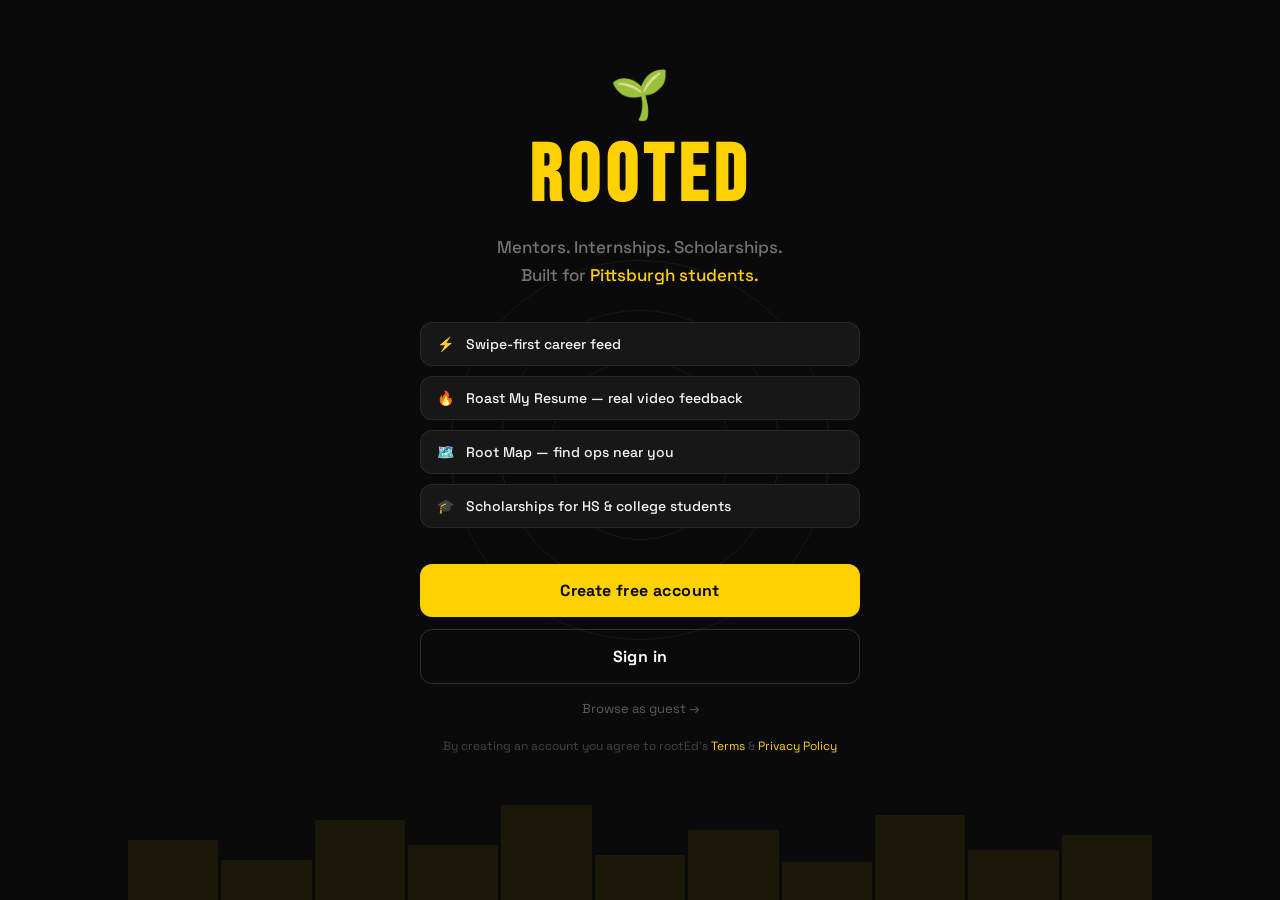
<file: index.html>
<!doctype html><html lang="en"><head><meta charset="utf-8"/><link rel="icon" href="./favicon.ico"/><meta name="viewport" content="width=device-width,initial-scale=1"/><meta name="theme-color" content="#0A0A0A"/><meta name="description" content="rootEd — Mentors, internships, scholarships, and programs built for Pittsburgh students."/><meta property="og:title" content="rootEd"/><meta property="og:description" content="TikTok meets mentorship for Pittsburgh students. Find mentors, internships, scholarships and more."/><meta property="og:type" content="website"/><link rel="apple-touch-icon" href="./logo192.png"/><link rel="manifest" href="./manifest.json"/><title>rootEd — Pittsburgh Student Careers</title><script defer="defer" src="./static/js/main.9201f814.js"></script><link href="./static/css/main.b7e133f6.css" rel="stylesheet"></head><body><noscript>You need to enable JavaScript to run this app.</noscript><div id="root"></div></body></html>
</file>
<file: static/css/main.b7e133f6.css>
@import url(https://fonts.googleapis.com/css2?family=Bebas+Neue&family=Space+Grotesk:wght@300;400;500;600;700&display=swap);.btn{align-items:center;border:none;border-radius:var(--radius-md);cursor:pointer;display:inline-flex;font-weight:700;gap:8px;justify-content:center;letter-spacing:.4px;transition:opacity .15s,transform .1s,background .2s;white-space:nowrap}.btn:active{transform:scale(.97)}.btn-full{width:100%}.btn-sm{font-size:12px;padding:8px 16px}.btn-md{font-size:14px;padding:13px 24px}.btn-lg{font-size:16px;padding:16px 32px}.btn-gold{background:var(--gold);color:var(--black)}.btn-gold:hover{opacity:.9}.btn-outline{background:#0000;border:1px solid #ffffff26;color:var(--white)}.btn-outline:hover{background:#ffffff0a;border-color:#ffffff4d}.btn-ghost{background:#ffffff0f;border:1px solid var(--border);color:var(--muted)}.btn-ghost:hover{background:#ffffff1a}.btn-orange{background:var(--orange);color:var(--black)}.btn-orange:hover{opacity:.9}.btn-purple{background:var(--purple);color:#12001e}.btn-purple:hover{opacity:.9}.btn-disabled{cursor:not-allowed;opacity:.4;pointer-events:none}.splash{flex-direction:column;min-height:100vh;overflow:hidden;padding:40px 24px 120px;position:relative}.splash,.splash-rings{align-items:center;display:flex;justify-content:center}.splash-rings{inset:0;pointer-events:none;position:absolute}.ring{border:1px solid #ffd10012;border-radius:50%;position:absolute}.splash-content{max-width:440px;position:relative;text-align:center;width:100%;z-index:1}.splash-leaf{display:block;font-size:48px;margin-bottom:12px}.splash-logo{color:var(--gold);font-family:var(--font-display);font-size:80px;letter-spacing:6px;line-height:1;margin-bottom:16px}.splash-tagline{color:var(--muted);font-size:17px;font-weight:500;line-height:1.7;margin-bottom:32px}.splash-features{display:flex;flex-direction:column;gap:10px;margin-bottom:36px;text-align:left}.splash-feature{align-items:center;background:var(--card);border:1px solid var(--border);border-radius:var(--radius-md);color:var(--white);display:flex;font-size:14px;font-weight:500;gap:12px;padding:12px 16px}.splash-btns{display:flex;flex-direction:column;gap:12px;margin-bottom:20px}.splash-terms{color:var(--muted2);font-size:12px;line-height:1.6}.splash-skyline{align-items:flex-end;bottom:0;display:flex;gap:3px;justify-content:center;left:0;opacity:.07;padding:0 10%;pointer-events:none;position:absolute;right:0}.building{background:var(--gold);border-radius:2px 2px 0 0;flex:1 1}.ob-shell{align-items:flex-start;background:var(--black);display:flex;justify-content:center;min-height:100vh;padding:40px 16px 80px}.ob-card{max-width:520px;width:100%}.ob-step{animation:fadeUp .3s ease;display:flex;flex-direction:column;gap:0}.ob-back{align-items:center;background:#0000;border:none;color:var(--muted);cursor:pointer;display:flex;font-family:var(--font-body);font-size:13px;font-weight:600;gap:6px;margin-bottom:20px;padding:0}.ob-back:hover{color:var(--white)}.ob-progress{display:flex;gap:5px;margin-bottom:24px}.ob-prog-pill{background:#ffffff1a;border-radius:2px;flex:1 1;height:3px;transition:background .3s}.ob-prog-pill.done{background:var(--gold)}.ob-prog-pill.active{background:#ffd10080}.ob-logo{color:var(--gold);font-size:24px;margin-bottom:4px}.ob-logo,.ob-title{font-family:var(--font-display);letter-spacing:2px}.ob-title{color:var(--white);font-size:42px;line-height:1.05;margin-bottom:10px}.ob-sub{color:var(--muted);font-size:14px;line-height:1.6;margin-bottom:24px}.field-row{display:flex;gap:12px}.field-row .field{flex:1 1}.type-cards{display:flex;gap:12px;margin-bottom:20px}.type-card{background:var(--card);border:1.5px solid var(--border);border-radius:var(--radius-lg);cursor:pointer;flex:1 1;padding:20px 14px;position:relative;text-align:center;transition:all .2s}.type-card:hover{border-color:var(--border-hover)}.type-card.selected{background:var(--gold-dim);border-color:var(--gold)}.type-icon{display:block;font-size:30px;margin-bottom:10px}.type-label{color:var(--white);font-size:14px;font-weight:700}.type-sub{color:var(--muted);font-size:11px;margin-top:3px}.type-check{align-items:center;background:var(--gold);border-radius:50%;color:var(--black);display:flex;font-size:11px;font-weight:800;height:20px;justify-content:center;position:absolute;right:10px;top:10px;width:20px}.type-extra{margin-bottom:20px}.section-label{color:#ffd10080;display:block;font-size:10px;font-weight:700;letter-spacing:1.5px;margin-bottom:10px;text-transform:uppercase}.grade-grid{display:flex;flex-wrap:wrap;gap:8px}.grade-chip{background:var(--card);border:1px solid var(--border);border-radius:var(--radius-md);color:var(--muted);cursor:pointer;font-size:12px;font-weight:700;padding:9px 16px;transition:all .18s}.grade-chip.picked{background:var(--gold-dim);border-color:var(--gold-border);color:var(--gold)}.school-list{display:flex;flex-direction:column;gap:8px}.school-item{align-items:center;background:var(--card);border:1px solid var(--border);border-radius:var(--radius-md);cursor:pointer;display:flex;gap:12px;padding:11px 14px;transition:border-color .2s}.school-item:hover{border-color:var(--border-hover)}.school-item.selected{background:var(--gold-dim);border-color:var(--gold-border)}.school-emoji{flex-shrink:0;font-size:20px}.school-name{color:var(--white);font-size:13px;font-weight:700}.school-type{color:var(--muted);font-size:10px;margin-top:1px}.school-check{align-items:center;background:var(--gold);border-radius:50%;color:var(--black);display:flex;flex-shrink:0;font-size:11px;font-weight:800;height:20px;justify-content:center;margin-left:auto;width:20px}.interest-grid{display:flex;flex-wrap:wrap;gap:8px;margin-bottom:8px}.int-chip{background:var(--card);border:1px solid var(--border);border-radius:var(--radius-full);color:var(--muted);cursor:pointer;font-size:13px;font-weight:600;padding:8px 14px;transition:all .18s}.int-chip:hover{border-color:var(--border-hover);color:var(--white)}.int-chip.picked{background:var(--gold-dim);border-color:var(--gold-border);color:var(--gold)}.photo-upload{flex-direction:column;margin-bottom:20px}.photo-circle,.photo-upload{align-items:center;display:flex}.photo-circle{background:var(--gold-dim);border:2px dashed var(--gold-border);border-radius:50%;cursor:pointer;font-size:32px;height:90px;justify-content:center;margin-bottom:8px;width:90px}.photo-label{color:var(--gold);cursor:pointer;font-size:13px;font-weight:700}.photo-sub{color:var(--muted);font-size:11px;margin-top:2px}.privacy-note{background:var(--gold-dim);border:1px solid var(--gold-border);border-radius:var(--radius-md);color:#ffd100cc;font-size:12px;line-height:1.5;margin-bottom:16px;padding:12px 14px}.ob-alt{color:var(--muted);font-size:13px;margin-top:16px;text-align:center}.ob-alt span{color:var(--gold);cursor:pointer;font-weight:700}.ob-alt span:hover{text-decoration:underline}.ob-welcome{align-items:center;animation:fadeUp .4s ease;display:flex;flex-direction:column;justify-content:center;margin:0 auto;max-width:520px;min-height:100vh;padding:60px 24px;text-align:center}.ob-welcome-title{color:var(--gold);font-family:var(--font-display);font-size:48px;letter-spacing:3px;line-height:1.1;margin:16px 0 12px}.ob-welcome-sub{color:var(--muted);font-size:15px;line-height:1.6;margin-bottom:28px}.welcome-features{display:flex;flex-direction:column;gap:10px;margin-bottom:28px;text-align:left;width:100%}.welcome-feat{align-items:center;background:var(--card);border:1px solid var(--border);border-radius:var(--radius-md);display:flex;gap:14px;padding:14px 16px}.welcome-feat-icon{flex-shrink:0;font-size:22px}.welcome-feat-title{color:var(--white);font-size:14px;font-weight:700}.welcome-feat-sub{color:var(--muted);font-size:12px;margin-top:2px}.login-shell{align-items:center;display:flex;justify-content:center;min-height:100vh;padding:40px 16px}.login-card{animation:fadeUp .3s ease;max-width:460px;width:100%}.login-logo{color:var(--gold);font-size:28px}.login-logo,.login-title{font-family:var(--font-display);letter-spacing:2px;margin-bottom:8px}.login-title{color:var(--white);font-size:42px;line-height:1.05}.login-sub{color:var(--muted);font-size:14px;margin-bottom:28px}.social-btns{display:flex;flex-direction:column;gap:10px;margin-bottom:16px}.social-btn{align-items:center;background:var(--card);border:1px solid var(--border);border-radius:var(--radius-md);color:var(--white);cursor:pointer;display:flex;font-family:var(--font-body);font-size:14px;font-weight:600;gap:10px;justify-content:center;padding:13px;transition:border-color .2s;width:100%}.social-btn:hover{border-color:var(--border-hover)}.social-g{font-size:16px;font-weight:700}.divider{align-items:center;display:flex;gap:12px;margin:16px 0}.div-line{background:var(--border);flex:1 1;height:1px}.div-text{color:var(--muted);font-size:11px;font-weight:700;letter-spacing:.5px}.field{margin-bottom:14px}.field-label{color:var(--muted);display:block;font-size:10px;font-weight:700;letter-spacing:1.2px;margin-bottom:6px;text-transform:uppercase}.forgot-link{color:var(--gold);cursor:pointer;font-size:12px;font-weight:700;margin-bottom:20px;text-align:right}.login-alt{color:var(--muted);font-size:13px;margin-top:16px;text-align:center}.login-alt span{color:var(--gold);cursor:pointer;font-weight:700}.login-alt span:hover{text-decoration:underline}.feed-card{background:var(--card);border:1px solid var(--border);border-radius:var(--radius-lg);overflow:hidden;transition:border-color .2s,transform .15s}.feed-card:hover{border-color:var(--gold-border);transform:translateY(-2px)}.card-visual{display:flex;flex-direction:column;height:160px;padding:14px;position:relative}.card-visual-bottom{align-items:center;display:flex;gap:10px;margin-top:auto}.feed-avatar{border:2px solid var(--gold);border-radius:50%;color:var(--gold);font-family:var(--font-display)}.card-company-avatar,.feed-avatar{align-items:center;display:flex;flex-shrink:0;justify-content:center}.card-company-avatar{background:#ffffff14;border:1px solid #ffffff26;border-radius:12px;color:var(--white);font-size:12px;font-weight:800;height:48px;letter-spacing:.5px;width:48px}.card-visual-info{flex:1 1;min-width:0}.card-vis-name{color:var(--white);font-size:14px;font-weight:700;overflow:hidden;text-overflow:ellipsis;white-space:nowrap}.card-vis-sub{color:var(--muted);font-size:11px;margin-top:2px}.play-btn{align-items:center;border-radius:50%;cursor:pointer;display:flex;flex-shrink:0;height:38px;justify-content:center;width:38px}.play-gold{background:var(--gold)}.play-white{background:#ffffff1f;border:1px solid #fff3}.type-pill{border-radius:var(--radius-full);font-size:10px;font-weight:700;left:12px;letter-spacing:1.2px;padding:3px 10px;position:absolute;text-transform:uppercase;top:12px}.pill-mentor{background:#ffd10026;border:1px solid #ffd10059;color:var(--gold)}.pill-intern{background:#ffffff14;border:1px solid #ffffff26;color:#f5f5f5b3}.pill-hs,.pill-scholarship{background:#c888ff26;border:1px solid #c888ff4d;color:var(--purple)}.match-badge{border-radius:var(--radius-full);font-size:10px;font-weight:700;padding:3px 10px}.match-badge,.scholarship-amount{position:absolute;right:12px;top:12px}.scholarship-amount{color:var(--gold);font-family:var(--font-display);font-size:22px;letter-spacing:1px}.card-body{padding:14px}.card-stats{display:flex;flex-wrap:wrap;gap:12px;margin-bottom:8px}.stat{align-items:center;color:var(--muted);display:flex;font-size:11px;font-weight:500;gap:4px}.card-title{color:var(--white);font-size:15px;font-weight:700;line-height:1.35;margin-bottom:6px}.card-desc{color:var(--muted);font-size:12px;line-height:1.55;margin-bottom:10px}.card-tags{display:flex;flex-wrap:wrap;gap:5px;margin-bottom:12px}.tag{background:#ffffff0f;border:1px solid var(--border);border-radius:var(--radius-full);color:var(--muted);font-size:10px;font-weight:600;letter-spacing:.3px;padding:3px 9px}.tag-gold{background:var(--gold-dim);border-color:var(--gold-border);color:var(--gold)}.tag-hs{background:#c888ff1f;border-color:#c888ff40;color:var(--purple)}.card-actions{display:flex;gap:8px}.prog-wrap{background:#ffffff12;border-radius:2px;height:3px;margin-bottom:6px;overflow:hidden;position:relative}.prog-fill{border-radius:2px;height:100%;transition:width .5s}.prog-label{color:var(--muted);display:block;font-size:10px;font-weight:600;margin-bottom:8px}.feed-page{margin:0 auto;max-width:1280px;padding:32px 24px 80px}.feed-header{align-items:flex-start;display:flex;justify-content:space-between;margin-bottom:24px}.feed-greeting{color:var(--white);font-family:var(--font-display);font-size:38px;letter-spacing:2px;line-height:1.1}.feed-sub{color:var(--muted);font-size:14px;margin-top:4px}.feed-match-score{background:var(--gold-dim);border:1px solid var(--gold-border);border-radius:var(--radius-lg);padding:14px 20px;text-align:center}.match-score-num{color:var(--gold);font-family:var(--font-display);font-size:32px;letter-spacing:1px}.match-score-label{color:var(--muted);font-size:11px;font-weight:600;letter-spacing:.5px;margin-top:2px}.feed-tabs{border-bottom:1px solid var(--border);display:flex;gap:4px;margin-bottom:12px;overflow-x:auto;scrollbar-width:none}.feed-tabs::-webkit-scrollbar{display:none}.feed-tab{background:#0000;border:none;border-bottom:2px solid #0000;color:var(--muted);cursor:pointer;font-family:var(--font-body);font-size:13px;font-weight:600;letter-spacing:.3px;padding:10px 18px;transition:all .2s;white-space:nowrap}.feed-tab:hover{color:var(--white)}.feed-tab.active{border-bottom-color:var(--gold);color:var(--gold)}.feed-chips{display:flex;gap:6px;margin-bottom:24px;overflow-x:auto;scrollbar-width:none}.feed-chips::-webkit-scrollbar{display:none}.feed-chip{background:var(--card);border:1px solid var(--border);border-radius:var(--radius-full);color:var(--muted);cursor:pointer;flex-shrink:0;font-family:var(--font-body);font-size:12px;font-weight:600;padding:6px 16px;transition:all .15s;white-space:nowrap}.feed-chip:hover{border-color:var(--border-hover);color:var(--white)}.feed-chip.active{background:var(--gold);border-color:var(--gold);color:var(--black)}.feed-layout{grid-gap:24px;align-items:start;display:grid;gap:24px;grid-template-columns:1fr 300px}.feed-main{display:flex;flex-direction:column;gap:16px}.swipe-section{background:var(--card);border:1px solid var(--border);border-radius:var(--radius-lg);padding:16px}.swipe-label{color:var(--gold);font-size:11px;font-weight:700;letter-spacing:1.5px;margin-bottom:14px;text-transform:uppercase}.swipe-profiles{display:flex;gap:10px}.swipe-profile{background:#ffffff0a;border:1px solid var(--border);border-radius:var(--radius-md);flex:1 1;padding:14px 10px;position:relative;text-align:center;transition:border-color .2s}.swipe-profile.top-pick{border-color:var(--gold-border)}.top-pick-badge{background:var(--gold);border-radius:0 0 8px 8px;color:var(--black);font-size:8px;font-weight:800;left:50%;letter-spacing:.5px;padding:2px 10px;position:absolute;top:-1px;transform:translateX(-50%);white-space:nowrap}.swipe-avatar{align-items:center;border:2px solid;border-radius:50%;display:flex;font-family:var(--font-display);font-size:18px;height:48px;justify-content:center;margin:0 auto 8px;width:48px}.swipe-name{color:var(--white);font-size:12px;font-weight:700}.swipe-role{color:var(--muted);font-size:10px;margin-top:2px}.swipe-match{color:var(--gold);font-size:11px;font-weight:700;margin-top:5px}.swipe-btns{display:flex;gap:6px;margin-top:10px}.swipe-btn{border:none;border-radius:var(--radius-sm);cursor:pointer;flex:1 1;font-family:var(--font-body);font-size:14px;font-weight:700;padding:8px 0;transition:all .15s}.swipe-btn.pass{background:#ffffff0f;border:1px solid var(--border);color:var(--muted)}.swipe-btn.pass.acted{background:#ff525226;color:#ff5252}.swipe-btn.connect{background:var(--gold);color:var(--black)}.swipe-btn.connect.acted{background:#ffd1004d;color:var(--gold)}.feed-sidebar{display:flex;flex-direction:column;gap:14px;position:sticky;top:80px}.sidebar-card{background:var(--card);border:1px solid var(--border);border-radius:var(--radius-lg);padding:18px}.sidebar-title{color:var(--white);font-size:15px;font-weight:700;margin-bottom:6px}.sidebar-sub{color:var(--muted);font-size:13px;line-height:1.5;margin-bottom:10px}.sidebar-stat{font-size:11px;margin-bottom:10px}.sidebar-btn,.sidebar-stat{color:var(--gold);font-weight:700}.sidebar-btn{background:var(--gold-dim);border:1px solid var(--gold-border);border-radius:var(--radius-md);cursor:pointer;font-family:var(--font-body);font-size:13px;padding:10px;transition:background .2s;width:100%}.sidebar-btn:hover{background:var(--gold-hover)}@media (max-width:1024px){.feed-layout{grid-template-columns:1fr}.feed-sidebar{position:static}}@media (max-width:600px){.feed-page{padding:20px 14px 60px}.feed-greeting{font-size:28px}.swipe-profiles{gap:6px}}.mentors-page{margin:0 auto;max-width:1280px;padding:32px 24px 80px}.mentors-header{align-items:flex-start;display:flex;gap:24px;justify-content:space-between;margin-bottom:24px}.mentors-badge{align-items:center;background:var(--gold-dim);border:1px solid var(--gold-border);border-radius:var(--radius-full);color:var(--gold);display:inline-flex;font-size:11px;font-weight:700;letter-spacing:1px;margin-bottom:14px;padding:4px 14px;text-transform:uppercase}.mentors-title{color:var(--white);font-family:var(--font-display);font-size:48px;letter-spacing:2px;line-height:1.05;margin-bottom:10px}.mentors-sub{color:var(--muted);font-size:15px;line-height:1.7}.mentors-stats{display:flex;flex-shrink:0;gap:16px}.ms-stat{background:var(--card);border:1px solid var(--border);border-radius:var(--radius-lg);display:flex;flex-direction:column;gap:3px;padding:14px 20px;text-align:center}.ms-num{color:var(--gold);font-family:var(--font-display);font-size:28px;letter-spacing:1px}.ms-label{color:var(--muted);font-size:11px;font-weight:600}.mentors-filters{display:flex;gap:6px;margin-bottom:24px;overflow-x:auto;scrollbar-width:none}.mentors-filters::-webkit-scrollbar{display:none}.mf-btn{background:var(--card);border:1px solid var(--border);border-radius:var(--radius-full);color:var(--muted);cursor:pointer;font-family:var(--font-body);font-size:12px;font-weight:600;padding:7px 16px;transition:all .15s;white-space:nowrap}.mf-btn:hover{border-color:var(--border-hover);color:var(--white)}.mf-btn.active{background:var(--gold);border-color:var(--gold);color:#000}.mentors-grid{grid-gap:18px;display:grid;gap:18px;grid-template-columns:repeat(auto-fill,minmax(320px,1fr))}.mentor-card{background:var(--card);border:1px solid var(--border);border-radius:var(--radius-lg);overflow:hidden;transition:border-color .2s,transform .15s}.mentor-card:hover{transform:translateY(-2px)}.mentor-card.expanded,.mentor-card:hover{border-color:var(--gold-border)}.mc-visual{display:flex;flex-direction:column;height:160px;padding:12px;position:relative}.mc-match{border-radius:var(--radius-full);padding:3px 10px;right:12px}.mc-match,.mc-play{font-size:10px;font-weight:700;position:absolute;top:12px}.mc-play{align-items:center;background:#0009;border:1px solid var(--gold-border);border-radius:20px;color:var(--gold);cursor:pointer;display:flex;font-family:var(--font-body);gap:6px;left:12px;padding:4px 12px}.play-tri{border-bottom:5px solid #0000;border-left:8px solid var(--gold);border-top:5px solid #0000;height:0;width:0}.mc-bottom{gap:10px;margin-top:auto}.mc-avatar,.mc-bottom{align-items:center;display:flex}.mc-avatar{border:2px solid var(--gold);border-radius:50%;color:var(--gold);flex-shrink:0;font-family:var(--font-display);font-size:16px;height:46px;justify-content:center;width:46px}.mc-name{color:var(--white);font-size:14px;font-weight:700}.mc-role{color:var(--muted);font-size:11px;margin-top:1px}.mc-body{padding:14px}.mc-meta{display:flex;flex-wrap:wrap;gap:8px;margin-bottom:10px}.mc-stat{font-size:11px}.mc-bio,.mc-stat{color:var(--muted)}.mc-bio{font-size:13px;line-height:1.55;margin-bottom:10px}.mc-expanded,.mc-full-bio{margin-bottom:12px}.mc-full-bio{background:#ffffff08;border-left:3px solid var(--gold-border);border-radius:10px;color:#f5f5f5a6;font-size:13px;line-height:1.6;padding:12px}.spec-label{color:#ffd10080;font-size:10px;font-weight:700;letter-spacing:1px;margin-bottom:8px;text-transform:uppercase}.spec-tags{display:flex;flex-wrap:wrap;gap:6px}.spec-tag{background:var(--gold-dim);border:1px solid var(--gold-border);border-radius:var(--radius-full);color:var(--gold);font-size:11px;font-weight:600;padding:4px 10px}.mc-tags{display:flex;flex-wrap:wrap;gap:5px;margin-bottom:12px}.mc-tag{background:#ffffff0f;border:1px solid var(--border);border-radius:var(--radius-full);color:var(--muted);font-size:10px;font-weight:600;padding:3px 9px}.mc-tag.tag-gold{background:var(--gold-dim);border-color:var(--gold-border);color:var(--gold)}.mc-actions{display:flex;flex-wrap:wrap;gap:7px}.mc-btn-connect{background:var(--gold);border:none;border-radius:var(--radius-md);color:#000;cursor:pointer;font-family:var(--font-body);font-size:12px;font-weight:700;padding:9px 18px;transition:all .15s}.mc-btn-connect.connected{background:#ffd10033;border:1px solid var(--gold-border);color:var(--gold)}.mc-btn-more{background:#0000;border:1px solid var(--border);border-radius:var(--radius-md);color:var(--muted);cursor:pointer;font-family:var(--font-body);font-size:12px;font-weight:700;padding:9px 14px;transition:all .15s}.mc-btn-more:hover{border-color:var(--border-hover);color:var(--white)}.mc-btn-video{background:#ff8c421a;border:1px solid #ff8c424d;border-radius:var(--radius-md);color:var(--orange);cursor:pointer;font-family:var(--font-body);font-size:12px;font-weight:700;padding:9px 14px}.modal-overlay{align-items:center;background:#000000d9;display:flex;inset:0;justify-content:center;padding:20px;position:fixed;z-index:1000}.modal-box{background:var(--deep);border:1px solid var(--gold-border);border-radius:var(--radius-xl);max-width:600px;overflow:hidden;width:100%}.modal-header{align-items:center;border-bottom:1px solid var(--border);display:flex;justify-content:space-between;padding:18px 20px}.modal-mentor-info{align-items:center;display:flex;gap:12px}.modal-avatar{align-items:center;border:2px solid var(--gold);border-radius:50%;color:var(--gold);display:flex;flex-shrink:0;font-family:var(--font-display);font-size:16px;height:44px;justify-content:center;width:44px}.modal-name{color:var(--white);font-size:15px;font-weight:700}.modal-role{color:var(--muted);font-size:12px}.modal-close{align-items:center;background:#0000;border:1px solid var(--border);border-radius:50%;color:var(--muted);cursor:pointer;display:flex;font-size:14px;height:32px;justify-content:center;width:32px}.video-wrap{background:#000;padding-bottom:56.25%;position:relative;width:100%}.video-wrap iframe{height:100%;inset:0;position:absolute;width:100%}.video-placeholder{align-items:center;background:#111;display:flex;flex-direction:column;inset:0;justify-content:center;position:absolute}.modal-bio{color:var(--muted);font-size:13px;line-height:1.6;padding:16px 20px 8px}.modal-specialties{display:flex;flex-wrap:wrap;gap:6px;padding:0 20px 12px}.modal-book-btn{background:var(--gold);border:none;border-radius:var(--radius-md);color:#000;cursor:pointer;font-family:var(--font-body);font-size:14px;font-weight:700;margin:0 20px 20px;padding:13px;width:calc(100% - 40px)}@media (max-width:768px){.mentors-grid{grid-template-columns:1fr}.mentors-header{flex-direction:column}.mentors-title{font-size:36px}}.roast-page{margin:0 auto;max-width:1280px;padding:32px 24px 80px}.roast-header{margin-bottom:36px;max-width:600px}.roast-badge{align-items:center;background:#ff8c4226;border:1px solid #ff8c4259;border-radius:var(--radius-full);color:var(--orange);display:inline-flex;font-size:11px;font-weight:700;gap:6px;letter-spacing:1px;margin-bottom:16px;padding:4px 14px;text-transform:uppercase}.roast-title{color:var(--white);font-family:var(--font-display);font-size:48px;letter-spacing:2px;line-height:1.05;margin-bottom:14px}.roast-sub{color:var(--muted);font-size:15px;line-height:1.7;margin-bottom:24px}.roast-stats{display:flex;gap:28px}.roast-stat{display:flex;flex-direction:column;gap:2px}.rs-num{color:var(--gold);font-family:var(--font-display);font-size:28px;letter-spacing:1px}.rs-label{color:var(--muted);font-size:11px;font-weight:600;letter-spacing:.5px}.roast-layout{grid-gap:28px;align-items:start;display:grid;gap:28px;grid-template-columns:1fr 340px}.roast-main{display:flex;flex-direction:column;gap:24px}.upload-box{background:var(--card);border:2px dashed #ffffff1f;border-radius:var(--radius-xl);cursor:pointer;padding:48px 24px;text-align:center;transition:border-color .2s,background .2s}.upload-box.dragging{background:#ff8c420f;border-color:var(--orange)}.upload-box.has-file{background:var(--gold-dim);border-color:var(--gold-border);border-style:solid}.upload-icon{font-size:48px;margin-bottom:12px}.upload-title{color:var(--white);font-size:18px;font-weight:700;margin-bottom:6px}.upload-sub{color:var(--muted);font-size:13px;margin-bottom:20px}.upload-browse{background:var(--orange);border-radius:var(--radius-md);color:var(--black);cursor:pointer;display:inline-block;font-size:14px;font-weight:700;padding:11px 28px;transition:opacity .15s}.upload-browse:hover{opacity:.9}.upload-file-ready{align-items:center;display:flex;flex-direction:column;gap:8px}.upload-file-name{color:var(--white);font-size:16px;font-weight:700}.upload-change{background:#0000;border:none;color:var(--muted);cursor:pointer;font-family:var(--font-body);font-size:12px;margin-top:4px;text-decoration:underline}.section-head{color:#ffd10080;font-size:11px;font-weight:700;letter-spacing:1.8px;margin-bottom:10px;text-transform:uppercase}.mentor-pick-grid{grid-gap:10px;display:grid;gap:10px;grid-template-columns:1fr 1fr}.mentor-pick-card{background:var(--card);border:1.5px solid var(--border);border-radius:var(--radius-md);cursor:pointer;padding:14px;position:relative;text-align:center;transition:all .2s}.mentor-pick-card:hover:not(.unavailable){border-color:var(--border-hover)}.mentor-pick-card.selected{background:var(--gold-dim);border-color:var(--gold)}.mentor-pick-card.unavailable{cursor:not-allowed;opacity:.45}.mp-avatar{align-items:center;border:2px solid var(--gold);border-radius:50%;display:flex;font-family:var(--font-display);font-size:16px;height:44px;justify-content:center;margin:0 auto 8px;width:44px}.mp-name{color:var(--white);font-size:13px;font-weight:700}.mp-role{color:var(--muted);font-size:11px;margin-top:2px}.mp-focus{background:var(--gold-dim);border-radius:var(--radius-full);color:var(--gold);display:inline-block;margin-top:6px;padding:3px 8px}.mp-busy,.mp-focus{font-size:10px;font-weight:600}.mp-busy{color:var(--orange);margin-top:4px}.mp-check{align-items:center;background:var(--gold);border-radius:50%;color:var(--black);display:flex;font-size:11px;font-weight:800;height:20px;justify-content:center;position:absolute;right:8px;top:8px;width:20px}.roast-sidebar{display:flex;flex-direction:column;gap:12px;position:sticky;top:80px}.example-roast{background:var(--card);border:1px solid var(--border);border-radius:var(--radius-lg);padding:16px;transition:border-color .2s}.example-roast:hover{border-color:var(--border-hover)}.er-header{gap:10px;margin-bottom:10px}.er-avatar,.er-header{align-items:center;display:flex}.er-avatar{border:1.5px solid var(--gold-border);border-radius:50%;color:var(--gold);flex-shrink:0;font-family:var(--font-display);font-size:13px;height:36px;justify-content:center;width:36px}.er-name{color:var(--white);flex:1 1;font-size:13px;font-weight:700}.er-role,.er-time{color:var(--muted);font-size:10px}.er-time{flex-shrink:0}.er-preview{color:var(--muted);font-size:12px;font-style:italic;line-height:1.55;margin-bottom:10px}.er-footer{align-items:center;display:flex;justify-content:space-between}.er-duration{background:#ff8c421a;border-radius:var(--radius-full);color:var(--orange);font-size:11px;font-weight:700;padding:3px 10px}.er-rating{font-size:14px}.roast-submitted{animation:fadeUp .4s ease;margin:80px auto;max-width:500px;text-align:center}@keyframes fadeUp{0%{opacity:0;transform:translateY(16px)}to{opacity:1;transform:translateY(0)}}.submitted-icon{font-size:64px;margin-bottom:16px}.submitted-title{color:var(--white);font-family:var(--font-display);font-size:42px;letter-spacing:2px;margin-bottom:14px}.submitted-sub{color:var(--muted);font-size:15px;line-height:1.7;margin-bottom:24px}.submitted-file{align-items:center;background:var(--card);border:1px solid var(--border);border-radius:var(--radius-md);color:var(--white);display:inline-flex;font-size:13px;font-weight:600;gap:8px;margin-bottom:28px;padding:10px 20px}.submitted-steps{display:flex;flex-direction:column;gap:0;margin-bottom:32px;margin-left:auto;margin-right:auto;max-width:300px;text-align:left}.sub-step{align-items:center;border-left:2px solid var(--border);color:var(--muted);display:flex;font-size:13px;font-weight:500;gap:12px;margin-left:7px;padding:10px 0 10px 16px}.sub-step.done{border-left-color:var(--gold);color:var(--white)}.sub-step.active{border-left-color:var(--gold);color:var(--gold);font-weight:700}.sub-step-dot{background:var(--border);border:2px solid var(--deep);border-radius:50%;flex-shrink:0;height:10px;margin-left:-21px;width:10px}.sub-step.done .sub-step-dot{background:var(--gold)}.sub-step.active .sub-step-dot{background:var(--gold);box-shadow:0 0 0 4px #ffd10033}@media (max-width:1024px){.roast-layout{grid-template-columns:1fr}.roast-sidebar{position:static}}@media (max-width:600px){.roast-page{padding:20px 14px 60px}.roast-title{font-size:36px}.mentor-pick-grid{grid-template-columns:1fr 1fr}}.map-page{margin:0 auto;max-width:1280px;padding:32px 24px 80px}.map-header{align-items:flex-start;display:flex;justify-content:space-between;margin-bottom:24px}.map-title{color:var(--white);font-family:var(--font-display);font-size:48px;letter-spacing:2px}.map-sub{color:var(--muted);font-size:15px;margin-top:6px}.map-totals{display:flex;gap:24px}.map-total{background:var(--card);border:1px solid var(--border);border-radius:var(--radius-lg);display:flex;flex-direction:column;gap:3px;padding:14px 20px;text-align:center}.mt-num{color:var(--gold);font-family:var(--font-display);font-size:30px;letter-spacing:1px}.mt-label{color:var(--muted);font-size:11px;font-weight:600}.map-filters{display:flex;gap:6px;margin-bottom:20px;overflow-x:auto;scrollbar-width:none}.map-filters::-webkit-scrollbar{display:none}.map-filter-btn{background:var(--card);border:1px solid var(--border);border-radius:var(--radius-full);color:var(--muted);cursor:pointer;font-family:var(--font-body);font-size:12px;font-weight:600;padding:7px 16px;transition:all .15s;white-space:nowrap}.map-filter-btn:hover{border-color:var(--border-hover);color:var(--white)}.map-filter-btn.active{background:var(--gold);border-color:var(--gold);color:var(--black)}.map-layout{grid-gap:24px;align-items:start;display:grid;gap:24px;grid-template-columns:1fr 360px}.map-canvas-wrap{display:flex;flex-direction:column;gap:14px}.map-canvas{background:#0d0d0d;border:1px solid var(--border);border-radius:var(--radius-xl);height:460px;overflow:hidden;position:relative}.map-grid{background-image:linear-gradient(#ffd1000a 1px,#0000 0),linear-gradient(90deg,#ffd1000a 1px,#0000 0);background-size:40px 40px;inset:0}.map-grid,.road{position:absolute}.road{background:#ffffff12;border-radius:1px}.river{background:#64a0dc1f;border-bottom:1px solid #64a0dc33;border-top:1px solid #64a0dc33;bottom:8%;height:18px;left:0;position:absolute;right:0}.map-city-label{bottom:14px;color:#ffffff26;font-size:10px;font-weight:700;letter-spacing:1px;position:absolute;right:16px}.map-pin{align-items:center;cursor:pointer;display:flex;flex-direction:column;position:absolute;transform:translate(-50%,-50%);transition:transform .15s;z-index:2}.map-pin:hover{transform:translate(-50%,-50%) scale(1.1)}.map-pin.active{transform:translate(-50%,-50%) scale(1.15);z-index:10}.pin-circle{align-items:center;border:2px solid;border-radius:50%;box-shadow:0 2px 12px #00000080;display:flex;font-size:13px;font-weight:800;height:34px;justify-content:center;width:34px}.pin-label{color:#ffffffb3;font-size:9px;font-weight:700;letter-spacing:.5px;margin-top:3px;text-shadow:0 1px 4px #000c;white-space:nowrap}.pin-tooltip{background:var(--card);border:1px solid var(--gold-border);border-radius:var(--radius-sm);bottom:calc(100% + 8px);box-shadow:0 4px 20px #00000080;left:50%;padding:8px 12px;position:absolute;transform:translateX(-50%);white-space:nowrap;z-index:20}.pt-title{color:var(--white);font-size:12px;font-weight:700}.pt-count{color:var(--gold);font-size:10px;font-weight:600;margin-top:1px}.map-legend{display:flex;flex-wrap:wrap;gap:16px;padding:0 4px}.legend-item{align-items:center;color:var(--muted);display:flex;font-size:11px;font-weight:500;gap:6px}.legend-dot{border-radius:50%;flex-shrink:0;height:8px;width:8px}.map-panel{background:var(--card);border:1px solid var(--border);border-radius:var(--radius-xl);max-height:calc(100vh - 120px);overflow:hidden;overflow-y:auto;position:sticky;scrollbar-width:thin;top:80px}.panel-neighborhood{background:var(--gold-dim);border-bottom:1px solid var(--border);padding:20px}.panel-name{color:var(--white);font-family:var(--font-display);font-size:26px;letter-spacing:1.5px}.panel-count{color:var(--gold);font-size:12px;font-weight:700;margin-top:3px}.panel-cards{display:flex;flex-direction:column;gap:12px;padding:16px}.panel-see-all{background:var(--gold-dim);border:1px solid var(--gold-border);border-radius:var(--radius-md);color:var(--gold);cursor:pointer;font-family:var(--font-body);font-size:13px;font-weight:700;padding:11px;transition:background .2s;width:100%}.panel-see-all:hover{background:var(--gold-hover)}.panel-empty{padding:32px 20px;text-align:center}.pe-icon{font-size:40px;margin-bottom:12px}.pe-title{color:var(--white);font-size:17px;font-weight:700;margin-bottom:8px}.pe-sub{color:var(--muted);font-size:13px;line-height:1.6;margin-bottom:24px}.panel-neighborhood-list{display:flex;flex-direction:column;gap:2px}.pn-item{align-items:center;border-radius:var(--radius-md);cursor:pointer;display:flex;gap:10px;padding:10px 12px;transition:background .15s}.pn-item:hover{background:#ffffff0a}.pn-dot{border-radius:50%;flex-shrink:0;height:8px;width:8px}.pn-name{color:var(--white);flex:1 1;font-size:13px;font-weight:600}.pn-count{color:var(--muted);font-size:11px}@media (max-width:1024px){.map-layout{grid-template-columns:1fr}.map-panel{max-height:none;position:static}.map-canvas{height:360px}}@media (max-width:600px){.map-page{padding:20px 14px 60px}.map-title{font-size:36px}.map-header{flex-direction:column;gap:16px}}.schol-page{margin:0 auto;max-width:1280px;padding:32px 24px 80px}.schol-header{align-items:flex-start;display:flex;gap:24px;justify-content:space-between;margin-bottom:24px}.schol-badge{align-items:center;background:#c888ff1f;border:1px solid #c888ff4d;border-radius:var(--radius-full);color:var(--purple);display:inline-flex;font-size:11px;font-weight:700;gap:6px;letter-spacing:1px;margin-bottom:14px;padding:4px 14px;text-transform:uppercase}.schol-title{color:var(--white);font-family:var(--font-display);font-size:48px;letter-spacing:2px;line-height:1.05;margin-bottom:12px}.schol-sub{color:var(--muted);font-size:15px;line-height:1.7}.schol-stats{display:flex;flex-shrink:0;gap:16px}.schol-stat{background:var(--card);border:1px solid var(--border);border-radius:var(--radius-lg);display:flex;flex-direction:column;gap:4px;min-width:120px;padding:16px 20px;text-align:center}.ss-num{color:var(--gold);font-family:var(--font-display);font-size:28px;letter-spacing:1px}.ss-label{color:var(--muted);font-size:11px;font-weight:600}.deadline-banner{align-items:center;background:#ff8c421a;border:1px solid #ff8c4240;border-radius:var(--radius-md);color:#f5f5f5b3;display:flex;font-size:13px;gap:12px;line-height:1.5;margin-bottom:20px;padding:12px 16px}.db-icon{flex-shrink:0;font-size:18px}.schol-filters{display:flex;gap:6px;margin-bottom:24px;overflow-x:auto;scrollbar-width:none}.schol-filters::-webkit-scrollbar{display:none}.schol-filter-btn{background:var(--card);border:1px solid var(--border);border-radius:var(--radius-full);color:var(--muted);cursor:pointer;font-family:var(--font-body);font-size:12px;font-weight:600;padding:7px 16px;transition:all .15s;white-space:nowrap}.schol-filter-btn:hover{border-color:var(--border-hover);color:var(--white)}.schol-filter-btn.active{background:var(--gold);border-color:var(--gold);color:var(--black)}.schol-layout{grid-gap:24px;align-items:start;display:grid;gap:24px;grid-template-columns:1fr 300px}.schol-grid{display:flex;flex-direction:column;gap:14px}.schol-empty{background:var(--card);border:1px solid var(--border);border-radius:var(--radius-lg);padding:60px 20px;text-align:center}.schol-sidebar{display:flex;flex-direction:column;gap:14px;position:sticky;top:80px}.schol-hs-card,.schol-notify-card,.schol-tips-card{background:var(--card);border:1px solid var(--border);border-radius:var(--radius-lg);padding:18px}.tips-title{color:var(--white);font-size:14px;font-weight:700;margin-bottom:14px}.tip-list{display:flex;flex-direction:column;gap:12px}.tip-item{align-items:flex-start;display:flex;gap:10px}.tip-icon{flex-shrink:0;font-size:16px;margin-top:1px}.tip-text{color:var(--muted);font-size:12px;line-height:1.55}.hs-card-title{color:var(--purple);font-size:14px;font-weight:700;margin-bottom:6px}.hs-card-sub{color:var(--muted);font-size:12px;line-height:1.55;margin-bottom:14px}.hs-program-item{border-top:1px solid var(--border);padding:10px 0}.hsp-name{color:var(--white);font-size:13px;font-weight:700}.hsp-org{color:var(--muted);font-size:11px;margin-top:2px}.hsp-meta{display:flex;gap:10px;margin-top:6px}.hsp-cost{background:#69f0ae1a;border-radius:var(--radius-full);color:var(--green);padding:2px 8px}.hsp-cost,.hsp-deadline{font-size:11px;font-weight:600}.hsp-deadline{color:var(--orange)}.notify-title{color:var(--white);font-size:14px;font-weight:700;margin-bottom:6px}.notify-sub{color:var(--muted);font-size:12px;line-height:1.55;margin-bottom:12px}.notify-btn{background:var(--gold-dim);border:1px solid var(--gold-border);border-radius:var(--radius-md);color:var(--gold);cursor:pointer;font-family:var(--font-body);font-size:13px;font-weight:700;padding:10px;transition:background .2s;width:100%}.notify-btn:hover{background:var(--gold-hover)}@media (max-width:1024px){.schol-layout{grid-template-columns:1fr}.schol-sidebar{position:static}}@media (max-width:600px){.schol-page{padding:20px 14px 60px}.schol-title{font-size:36px}.schol-header{flex-direction:column}}.profile-page{margin:0 auto;max-width:1280px;padding:32px 24px 80px}.profile-layout{grid-gap:24px;align-items:start;display:grid;gap:24px;grid-template-columns:1fr 280px}.profile-main{display:flex;flex-direction:column;gap:20px}.profile-hero{align-items:center;background:var(--card);border:1px solid var(--border);border-radius:var(--radius-lg);display:flex;gap:18px;padding:24px}.profile-avatar-large{align-items:center;background:var(--gold-dim);border:2px solid var(--gold);border-radius:50%;color:var(--gold);display:flex;flex-shrink:0;font-family:var(--font-display);font-size:24px;height:72px;justify-content:center;width:72px}.profile-hero-info{flex:1 1}.profile-hero-name{color:var(--white);font-family:var(--font-display);font-size:28px;letter-spacing:1px;margin-bottom:4px}.profile-hero-sub{color:var(--muted);font-size:13px}.profile-type-badge{background:var(--gold-dim);border:1px solid var(--gold-border);border-radius:var(--radius-full);color:var(--gold);display:inline-flex;font-size:11px;font-weight:700;margin-top:6px;padding:3px 12px}.profile-edit-btn{background:#0000;border:1px solid var(--border);border-radius:var(--radius-md);color:var(--muted);cursor:pointer;font-family:var(--font-body);font-size:13px;font-weight:600;padding:9px 18px;transition:all .15s;white-space:nowrap}.profile-edit-btn:hover{border-color:var(--border-hover);color:var(--white)}.profile-success{background:#69f0ae1f;border:1px solid #69f0ae4d;border-radius:var(--radius-md);color:var(--green);font-size:13px;font-weight:600;padding:12px 16px}.profile-edit-form{background:var(--card);border:1px solid var(--border);border-radius:var(--radius-lg);display:flex;flex-direction:column;gap:0;padding:24px}.pef-section{color:#ffd10080;font-size:10px;font-weight:700;letter-spacing:1.5px;margin:16px 0 10px;text-transform:uppercase}.pef-section:first-child{margin-top:0}.pef-row{display:flex;gap:12px}.pef-field{flex:1 1;margin-bottom:12px}.pef-field label{color:var(--muted);display:block;font-size:10px;font-weight:700;letter-spacing:1px;margin-bottom:5px;text-transform:uppercase}.pef-field input,.pef-field textarea{background:var(--deep);border:1px solid var(--border);border-radius:var(--radius-md);color:var(--white);font-family:var(--font-body);font-size:13px;outline:none;padding:11px 14px;width:100%}.pef-field input:focus,.pef-field textarea:focus{border-color:var(--gold-border)}.pef-chips{display:flex;flex-wrap:wrap;gap:7px;margin-bottom:4px}.pef-chip{background:var(--deep);border:1px solid var(--border);border-radius:var(--radius-full);color:var(--muted);cursor:pointer;font-size:12px;font-weight:600;padding:7px 13px;transition:all .15s}.pef-chip.on{background:var(--gold-dim);border-color:var(--gold-border);color:var(--gold)}.profile-view{background:var(--card);border:1px solid var(--border);border-radius:var(--radius-lg);display:flex;flex-direction:column;gap:20px;padding:24px}.pv-label{color:#ffd10080;font-size:10px;font-weight:700;letter-spacing:1.5px;margin-bottom:8px;text-transform:uppercase}.pv-bio{color:var(--muted);font-size:14px;line-height:1.65}.pv-chips{display:flex;flex-wrap:wrap;gap:7px}.pv-chip{background:#ffffff0f;border:1px solid var(--border);border-radius:var(--radius-full);color:var(--muted);font-size:12px;font-weight:600;padding:5px 12px}.pv-chip-gold{background:var(--gold-dim);border-color:var(--gold-border);color:var(--gold)}.pv-link{color:var(--gold);font-size:13px;text-decoration:none}.pv-link:hover{text-decoration:underline}.saved-section{background:var(--card);border:1px solid var(--border);border-radius:var(--radius-lg);padding:24px}.saved-title{color:var(--white);font-size:16px;font-weight:700;margin-bottom:16px}.saved-empty{padding:24px 0;text-align:center}.saved-list{display:flex;flex-direction:column;gap:8px}.saved-item{align-items:center;background:var(--deep);border:1px solid var(--border);border-radius:var(--radius-md);display:flex;gap:12px;padding:12px 14px}.si-info{flex:1 1}.si-name{color:var(--white);font-size:13px;font-weight:700}.si-type{color:var(--muted);font-size:11px;margin-top:2px;text-transform:capitalize}.si-remove{background:#0000;border:none;color:var(--muted);cursor:pointer;font-size:14px;padding:4px}.si-remove:hover{color:var(--error)}.profile-sidebar{display:flex;flex-direction:column;gap:14px;position:sticky;top:80px}.ps-card{background:var(--card);border:1px solid var(--border);border-radius:var(--radius-lg);padding:18px}.ps-card-title{color:var(--white);font-size:14px;font-weight:700;margin-bottom:12px}.ps-email{color:var(--muted);font-size:13px;margin-bottom:4px;word-break:break-all}.ps-joined{color:#f5f5f540;font-size:11px;margin-bottom:14px}.ps-logout{background:#ff52521a;border:1px solid #ff525240;border-radius:var(--radius-md);color:#ff5252;cursor:pointer;font-family:var(--font-body);font-size:13px;font-weight:700;padding:10px;width:100%}.ps-match{color:var(--gold);font-family:var(--font-display);font-size:42px;letter-spacing:2px;margin-bottom:4px}.ps-match-sub{color:var(--muted);font-size:12px;line-height:1.5}.ps-action{background:var(--gold-dim);border:1px solid var(--gold-border);border-radius:var(--radius-md);color:var(--gold);cursor:pointer;font-family:var(--font-body);font-size:12px;font-weight:700;margin-bottom:8px;padding:10px 14px;text-align:left;transition:background .15s;width:100%}.ps-action:last-child{margin-bottom:0}.ps-action:hover{background:var(--gold-hover)}@media (max-width:1024px){.profile-layout{grid-template-columns:1fr}.profile-sidebar{position:static}}@media (max-width:600px){.profile-page{padding:20px 14px 60px}.profile-hero{flex-direction:column;text-align:center}}.navbar{-webkit-backdrop-filter:blur(20px);backdrop-filter:blur(20px);background:#0a0a0aeb;border-bottom:1px solid var(--border);position:sticky;top:0;z-index:100}.navbar-inner{gap:32px;height:64px;margin:0 auto;max-width:1280px;padding:0 24px}.navbar-inner,.navbar-logo{align-items:center;display:flex}.navbar-logo{color:var(--gold);cursor:pointer;flex-shrink:0;font-family:var(--font-display);font-size:28px;gap:6px;letter-spacing:3px}.logo-dot{background:var(--gold);border-radius:50%;display:inline-block;height:8px;width:8px}.navbar-links{align-items:center;display:flex;flex:1 1;gap:4px}.nav-link{background:#0000;border:none;border-radius:var(--radius-full);color:var(--muted);cursor:pointer;font-size:13px;font-weight:600;letter-spacing:.3px;padding:7px 14px;transition:all .2s;white-space:nowrap}.nav-link:hover{background:#ffffff0f;color:var(--white)}.nav-link.active{background:var(--gold-dim);color:var(--gold)}.navbar-right{flex-shrink:0;gap:10px}.icon-btn,.navbar-right{align-items:center;display:flex}.icon-btn{background:var(--card);border:1px solid var(--border);border-radius:50%;color:var(--muted);cursor:pointer;height:36px;justify-content:center;transition:border-color .2s,color .2s;width:36px}.icon-btn:hover{border-color:var(--border-hover);color:var(--white)}.notif-btn{position:relative}.notif-dot{background:var(--gold);border:1.5px solid var(--black);border-radius:50%;height:7px;position:absolute;right:6px;top:6px;width:7px}.avatar-btn{align-items:center;background:var(--gold-dim);border:1.5px solid var(--gold-border);border-radius:50%;color:var(--gold);cursor:pointer;display:flex;font-size:12px;font-weight:700;height:36px;justify-content:center;text-transform:uppercase;width:36px}.mobile-menu-btn{background:#0000;border:none;color:var(--white);display:none;padding:4px}.mobile-menu{background:var(--deep);border-top:1px solid var(--border);display:flex;flex-direction:column;padding:12px 0}.mobile-nav-link{background:#0000;border:none;color:var(--muted);cursor:pointer;font-size:15px;font-weight:600;padding:14px 24px;text-align:left;transition:color .2s}.mobile-nav-link.active,.mobile-nav-link:hover{color:var(--gold)}.mobile-nav-link.logout{border-top:1px solid var(--border);color:var(--error);margin-top:8px}@media (max-width:900px){.navbar-links{display:none}.mobile-menu-btn{display:flex}}@media (max-width:600px){.navbar-inner{gap:16px;padding:0 16px}}.guest-btns{align-items:center;display:flex;gap:8px}.guest-login-btn{background:#0000;border:1px solid #ffffff26;border-radius:var(--radius-full);color:var(--white);cursor:pointer;font-family:var(--font-body);font-size:13px;font-weight:600;padding:7px 16px;transition:all .15s}.guest-login-btn:hover{border-color:#ffffff4d}.guest-signup-btn{background:var(--gold);border:none;border-radius:var(--radius-full);color:#000;cursor:pointer;font-family:var(--font-body);font-size:13px;font-weight:700;padding:7px 16px;transition:opacity .15s}.guest-signup-btn:hover{opacity:.9}:root{--black:#0a0a0a;--deep:#111;--card:#171717;--card2:#1e1e1e;--border:#ffffff14;--border-hover:#ffffff29;--gold:#ffd100;--gold-dim:#ffd1001f;--gold-border:#ffd1004d;--gold-hover:#ffd10033;--white:#f5f5f5;--muted:#f5f5f573;--muted2:#f5f5f540;--orange:#ff8c42;--green:#69f0ae;--purple:#c8f;--error:#ff5252;--success:#69f0ae;--font-display:"Bebas Neue",sans-serif;--font-body:"Space Grotesk",sans-serif;--radius-sm:8px;--radius-md:12px;--radius-lg:18px;--radius-xl:24px;--radius-full:9999px;--shadow-gold:0 0 40px #ffd10014}*,:after,:before{box-sizing:border-box;margin:0;padding:0}html{font-size:16px;scroll-behavior:smooth}body{-webkit-font-smoothing:antialiased;-moz-osx-font-smoothing:grayscale;background:#0a0a0a;background:var(--black);color:#f5f5f5;color:var(--white);font-family:Space Grotesk,sans-serif;font-family:var(--font-body);min-height:100vh;overflow-x:hidden}h1,h2,h3,h4,h5{font-family:Bebas Neue,sans-serif;font-family:var(--font-display);letter-spacing:1.5px;line-height:1.1}a{color:inherit;text-decoration:none}button{cursor:pointer}button,input,select,textarea{font-family:Space Grotesk,sans-serif;font-family:var(--font-body)}input,select,textarea{background:#171717;background:var(--card);border:1px solid #ffffff14;border:1px solid var(--border);border-radius:12px;border-radius:var(--radius-md);color:#f5f5f5;color:var(--white);font-size:14px;outline:none;padding:12px 16px;transition:border-color .2s;width:100%}input:focus,select:focus,textarea:focus{border-color:#ffd1004d;border-color:var(--gold-border)}input::placeholder,textarea::placeholder{color:#f5f5f540;color:var(--muted2)}::-webkit-scrollbar{width:4px}::-webkit-scrollbar-track{background:#111;background:var(--deep)}::-webkit-scrollbar-thumb{background:#ffd10033;border-radius:2px}.gold{color:#ffd100;color:var(--gold)}.muted{color:#f5f5f573;color:var(--muted)}.display{font-family:Bebas Neue,sans-serif;font-family:var(--font-display)}.center{text-align:center}.flex{align-items:center;display:flex}.flex-col{display:flex;flex-direction:column}.gap-4{gap:4px}.gap-8{gap:8px}.gap-12{gap:12px}.gap-16{gap:16px}.gap-20{gap:20px}.gap-24{gap:24px}.w-full{width:100%}
/*# sourceMappingURL=main.b7e133f6.css.map*/
</file>
